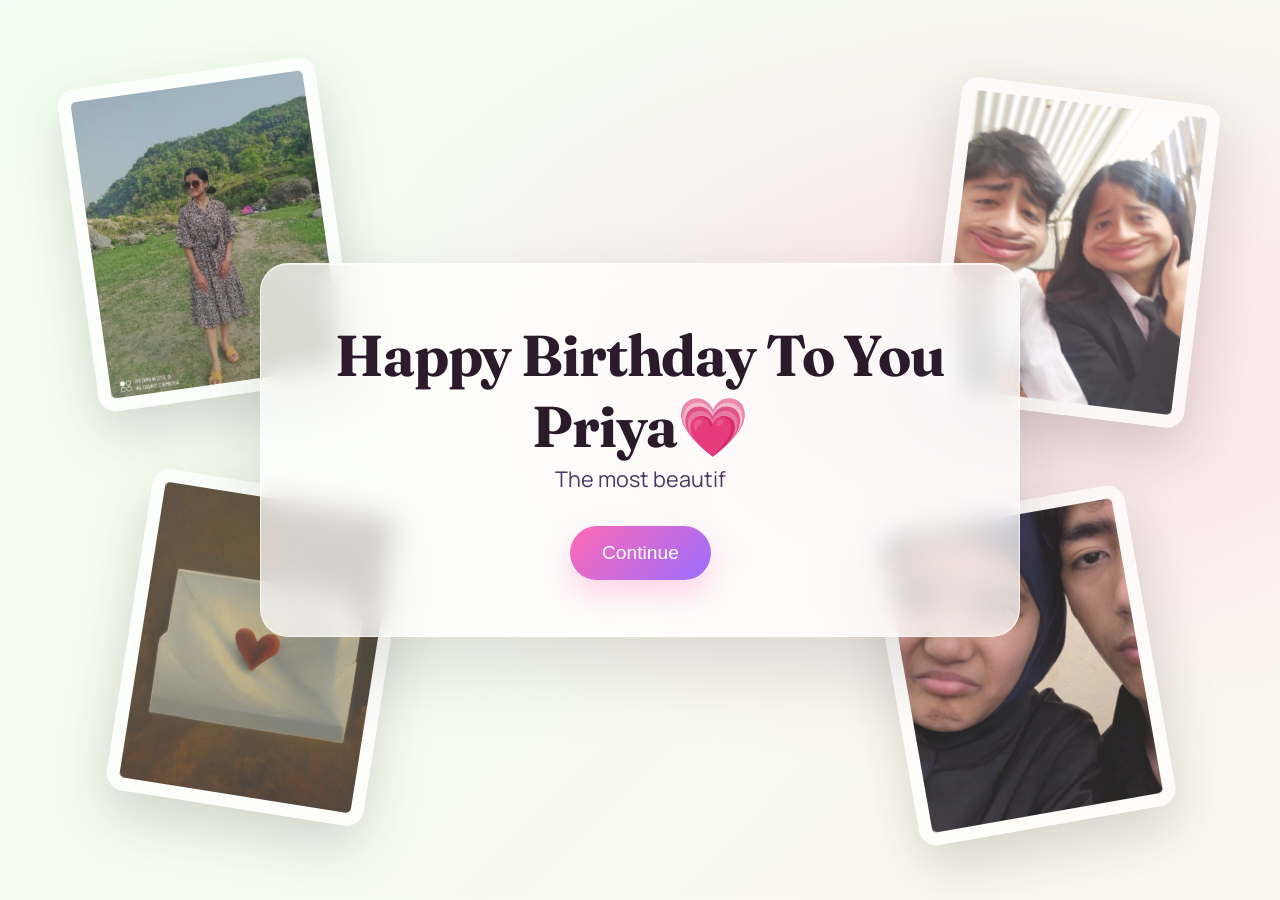
<file: index.html>
<!DOCTYPE html>
<html lang="en">
<head>
    <meta charset="UTF-8">
    <meta name="viewport" content="width=device-width, initial-scale=1.0">
    <title>Happy Birthday</title>
    <script src="https://cdnjs.cloudflare.com/ajax/libs/gsap/3.12.2/gsap.min.js"></script>
    <link rel="stylesheet" href="style.css">
    
</head>
<body>
    <div class="cursor"></div>
    <div class="bg-polaroids" aria-hidden="true">
        <img class="polaroid p1" src="./FB_IMG_1773400015230.jpg" alt="">
        <img class="polaroid p2" src="./IMG_20250419_122041_543.webp" alt="">
        <img class="polaroid p3" src="./PXL_20250715_231048779~3.jpg" alt="">
        <img class="polaroid p4" src="./PXL_20260311_073526669~2.jpg" alt="">
    </div>
    <div class="container">
        <h1>Happy Birthday To You Priya💗</h1>
        <div class="greeting"></div>
        <button class="cta-button">Continue</button>
    </div>

    <script src="script.js">
        
    </script>
</body>
</html>
</file>
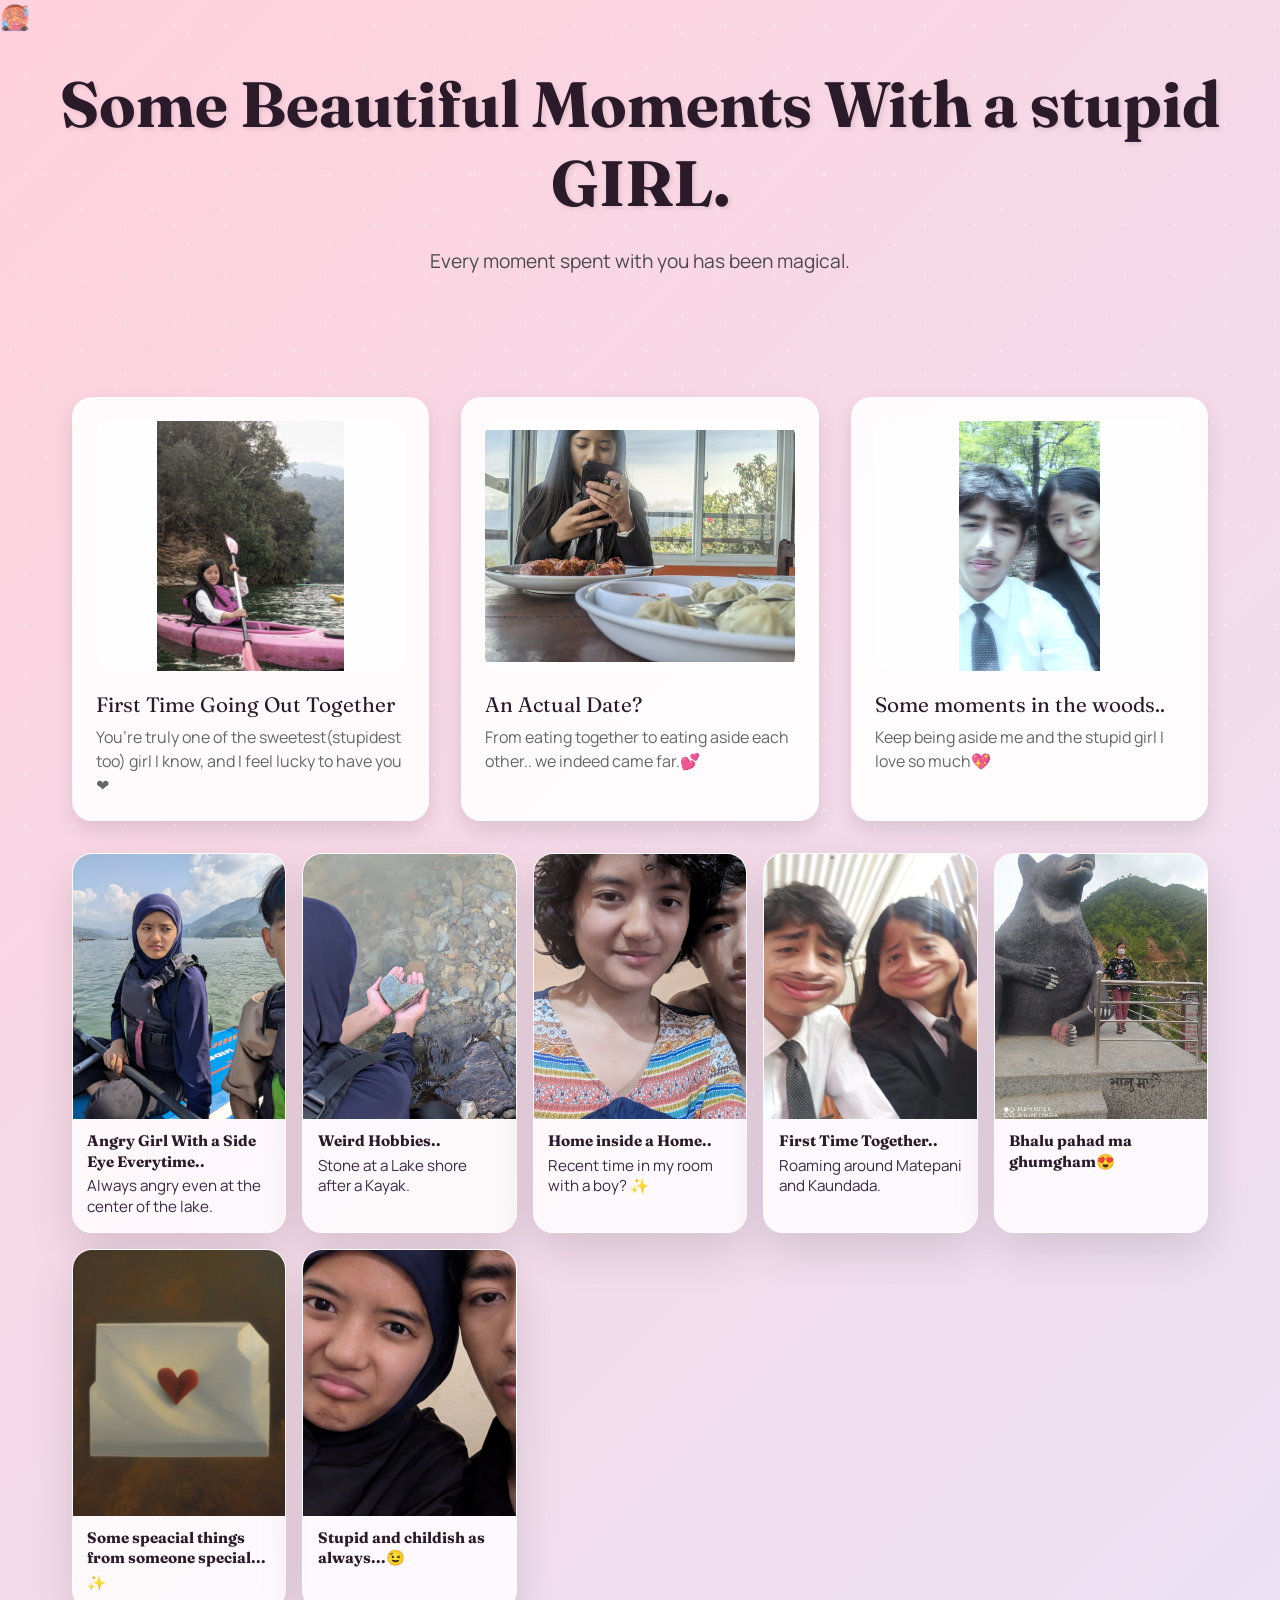
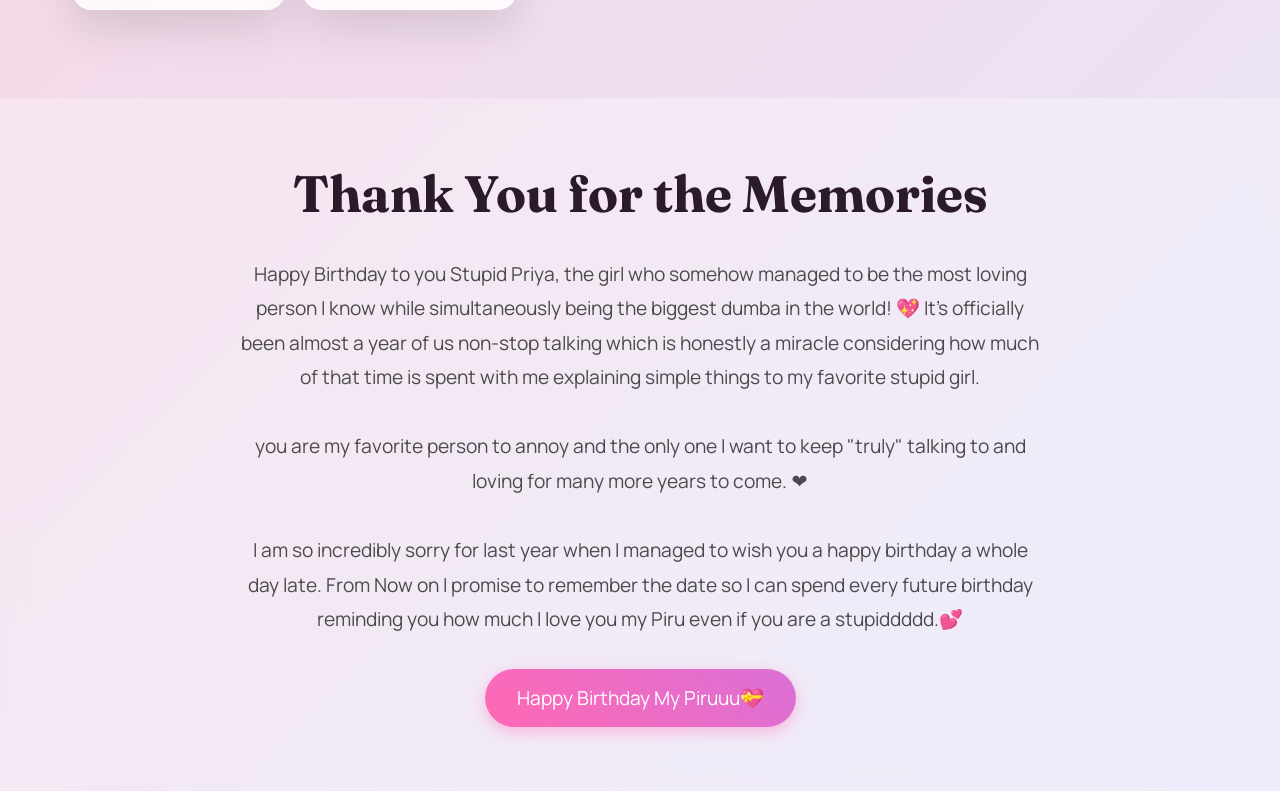
<file: last.html>
<!DOCTYPE html>
<html lang="en">

<head>
    <meta charset="UTF-8">
    <meta name="viewport" content="width=device-width, initial-scale=1.0">
    <title>Our Beautiful Memories ✨</title>
    <style>
        @import url('https://fonts.googleapis.com/css2?family=Fraunces:opsz,wght@9..144,500;9..144,700&family=Manrope:wght@400;600;700&display=swap');

        * {
            margin: 0;
            padding: 0;
            box-sizing: border-box;
        }

        body {
            min-height: 100vh;
            background: linear-gradient(135deg,
                    #ffd1dc 0%,
                    #e6e6fa 25%,
                    #ffefd5 50%,
                    #e6e6fa 75%,
                    #ffd1dc 100%);
            background-size: 400% 400%;
            animation: gradientFlow 15s ease infinite;
            font-family: 'Manrope', system-ui, -apple-system, Segoe UI, Roboto, Arial, sans-serif;
            overflow-x: hidden;
            color: #4a4a4a;
        }

        @keyframes gradientFlow {
            0% {
                background-position: 0% 50%;
            }

            50% {
                background-position: 100% 50%;
            }

            100% {
                background-position: 0% 50%;
            }
        }

        /* Enhanced Sparkle Effect */
        .magic-sparkles {
            position: fixed;
            top: 0;
            left: 0;
            width: 100%;
            height: 100%;
            pointer-events: none;
            z-index: 1;
        }

        .sparkle {
            position: absolute;
            width: 6px;
            height: 6px;
            border-radius: 50%;
            background-color: white;
            animation: twinkle var(--duration, 4s) ease-in-out infinite;
            opacity: 0;
        }

        @keyframes twinkle {

            0%,
            100% {
                opacity: 0;
                transform: scale(0.5);
            }

            50% {
                opacity: 0.8;
                transform: scale(1);
            }
        }

        /* Generate 50 sparkles with different positions and animations */
        .magic-sparkles::before,
        .magic-sparkles::after {
            content: '';
            position: absolute;
            width: 100%;
            height: 100%;
            background-image: radial-gradient(circle, white 1px, transparent 1px);
            background-size: 50px 50px;
            animation: sparkleLayer 8s linear infinite;
            opacity: 0.5;
        }

        .magic-sparkles::after {
            animation-delay: -4s;
            transform: rotate(45deg);
        }

        @keyframes sparkleLayer {
            0% {
                transform: translateY(0);
            }

            100% {
                transform: translateY(-50px);
            }
        }

        /* Floating Hearts */
        .floating-hearts {
            position: fixed;
            width: 100%;
            height: 100%;
            pointer-events: none;
            z-index: 2;
        }

        .heart {
            position: absolute;
            font-size: 1.5rem;
            color: rgba(255, 105, 180, 0.6);
            animation: floatHeart var(--float-duration, 6s) ease-in-out infinite;
            animation-delay: var(--delay, 0s);
        }

        @keyframes floatHeart {
            0% {
                transform: translate(0, 100vh) rotate(0deg);
            }

            100% {
                transform: translate(var(--translate-x, 0), -100vh) rotate(360deg);
            }
        }

        /* Welcome Section */
        .welcome {
            text-align: center;
            padding: 4rem 2rem;
            position: relative;
            z-index: 3;
        }

        .welcome h1 {
            font-family: 'Fraunces', serif;
            font-size: clamp(2.4rem, 5vw, 4.2rem);
            color: #2b1b2a;
            text-shadow: 2px 2px 4px rgba(0, 0, 0, 0.1);
            animation: fadeInScale 2s ease;
        }

        .welcome p {
            font-size: 1.2rem;
            max-width: 600px;
            margin: 1.5rem auto;
            line-height: 1.6;
            animation: fadeIn 2s ease 0.5s both;
        }

        /* Enhanced Memory Cards */
        .memory-container {
            max-width: 1200px;
            margin: 0 auto;
            padding: 2rem;
            display: grid;
            grid-template-columns: repeat(auto-fit, minmax(300px, 1fr));
            gap: 2rem;
            z-index: 3;
            position: relative;
        }

        .photo-mosaic {
            max-width: 1200px;
            margin: 0 auto;
            padding: 0 2rem 2.5rem;
            display: grid;
            grid-template-columns: repeat(auto-fit, minmax(180px, 1fr));
            gap: 1rem;
            position: relative;
            z-index: 3;
        }

        .photo-card {
            border-radius: 20px;
            background: rgba(255, 255, 255, 0.82);
            border: 1px solid rgba(255, 255, 255, 0.65);
            box-shadow: 0 18px 45px rgba(0, 0, 0, 0.12);
            overflow: hidden;
            transition: transform 0.35s ease, filter 0.35s ease, box-shadow 0.35s ease;
        }

        .photo-card:hover {
            transform: translateY(-6px) scale(1.01);
            box-shadow: 0 24px 60px rgba(0, 0, 0, 0.16);
            filter: saturate(1.05) contrast(1.02);
        }

        .photo-card img {
            width: 100%;
            aspect-ratio: 4 / 5;
            object-fit: cover;
            display: block;
            background: rgba(255, 255, 255, 0.6);
        }

        .photo-caption {
            padding: 0.75rem 0.9rem 0.95rem;
            font-size: 0.95rem;
            line-height: 1.35;
            color: #3a2a46;
        }

        .photo-caption strong {
            font-family: 'Fraunces', serif;
            font-weight: 700;
            display: block;
            color: #2b1b2a;
            margin-bottom: 0.25rem;
        }

        .memory-card {
            background: rgba(255, 255, 255, 0.9);
            border-radius: 20px;
            padding: 1.5rem;
            box-shadow: 0 10px 20px rgba(0, 0, 0, 0.1);
            transition: all 0.5s cubic-bezier(0.4, 0, 0.2, 1);
            position: relative;
            overflow: hidden;
        }

        .memory-card:hover {
            transform: translateY(-10px) scale(1.02);
            box-shadow: 0 15px 30px rgba(0, 0, 0, 0.15);
        }

        .memory-card::before {
            content: '';
            position: absolute;
            top: 0;
            left: 0;
            width: 100%;
            height: 100%;
            background: linear-gradient(45deg, transparent, rgba(255, 255, 255, 0.4), transparent);
            transform: translateX(-100%);
            transition: 0.5s;
        }

        .memory-card:hover::before {
            transform: translateX(100%);
        }

        .memory-img {
            width: 100%;
            height: 250px;
            object-fit: contain;
            background: rgba(255, 255, 255, 0.6);
            border-radius: 15px;
            margin-bottom: 1rem;
            transition: transform 0.5s ease;
        }

        .memory-card:hover .memory-img {
            transform: scale(1.05);
        }

        .memory-date {
            font-family: 'Fraunces', serif;
            color: #2b1b2a;
            font-size: 1.3rem;
            margin-bottom: 0.5rem;
        }

        .memory-caption {
            font-size: 1rem;
            line-height: 1.5;
            color: #666;
        }

        /* Final Message Section */
        .final-message {
            text-align: center;
            padding: 4rem 2rem;
            background: rgba(255, 255, 255, 0.3);
            backdrop-filter: blur(10px);
            margin-top: 3rem;
            position: relative;
            z-index: 3;
        }

        .final-message h2 {
            font-family: 'Fraunces', serif;
            font-size: clamp(2rem, 4vw, 3.2rem);
            color: #2b1b2a;
            margin-bottom: 2rem;
            animation: heartbeat 2s infinite;
        }

        @keyframes heartbeat {

            0%,
            100% {
                transform: scale(1);
            }

            50% {
                transform: scale(1.1);
            }
        }

        .final-message p {
            font-size: 1.2rem;
            max-width: 800px;
            margin: 0 auto 2rem;
            line-height: 1.8;
        }

        .goodbye-btn {
            display: inline-block;
            padding: 1rem 2rem;
            font-size: 1.2rem;
            background: linear-gradient(45deg, #ff69b4, #da70d6);
            color: white;
            border: none;
            border-radius: 50px;
            cursor: pointer;
            text-decoration: none;
            transition: all 0.3s ease;
            box-shadow: 0 5px 15px rgba(255, 105, 180, 0.4);
            animation: float 3s infinite ease-in-out;
        }

        .goodbye-btn:hover {
            transform: translateY(-5px);
            box-shadow: 0 8px 20px rgba(255, 105, 180, 0.6);
        }

        @keyframes float {

            0%,
            100% {
                transform: translateY(0);
            }

            50% {
                transform: translateY(-10px);
            }
        }

        /* Animations */
        @keyframes fadeInScale {
            0% {
                opacity: 0;
                transform: scale(0.8);
            }

            100% {
                opacity: 1;
                transform: scale(1);
            }
        }

        @keyframes fadeIn {
            0% {
                opacity: 0;
            }

            100% {
                opacity: 1;
            }
        }

        /* Generate Hearts */
        .js-generate-hearts {
            position: fixed;
            width: 100%;
            height: 100%;
            pointer-events: none;
            z-index: 2;
        }

        /* Custom Scrollbar */
        ::-webkit-scrollbar {
            width: 12px;
        }

        ::-webkit-scrollbar-track {
            background: rgba(255, 255, 255, 0.4);
        }

        ::-webkit-scrollbar-thumb {
            background: linear-gradient(45deg, #ff69b4, #da70d6);
            border-radius: 6px;
        }

        /* Responsive Design */
        @media (max-width: 768px) {
            .welcome h1 {
                font-size: 3rem;
            }

            .memory-container {
                grid-template-columns: 1fr;
            }

            .final-message h2 {
                font-size: 2.5rem;
            }

            .photo-mosaic {
                padding: 0 1.25rem 2rem;
                grid-template-columns: repeat(2, 1fr);
            }
        }
    </style>
</head>

<body>
    <div class="magic-sparkles"></div>
    <div class="floating-hearts">
        <!-- Hearts will be generated via CSS -->
        <div class="heart" style="--float-duration: 6s; --delay: 0s; --translate-x: 20px;">🧕</div>
        <div class="heart" style="--float-duration: 8s; --delay: 1s; --translate-x: -30px;">👧🏻</div>
        <div class="heart" style="--float-duration: 7s; --delay: 2s; --translate-x: 40px;">🍜</div>
        <div class="heart" style="--float-duration: 9s; --delay: 3s; --translate-x: -20px;">🥵</div>
        <div class="heart" style="--float-duration: 5s; --delay: 4s; --translate-x: 30px;">🧠</div>
    </div>

    <section class="welcome">
        <h1>Some Beautiful Moments With a stupid GIRL.</h1>
        <p>Every moment spent with you has been magical.</p>
    </section>

    <div class="memory-container">
        <div class="memory-card">
            <img src="./PXL_20250312_142801087.jpg" alt="First Date" class="memory-img">
            <div class="memory-date">First Time Going Out Together</div>
            <div class="memory-caption">You’re truly one of the sweetest(stupidest too) girl I know, and I feel lucky to have you❤️</div>
        </div>
        <div class="memory-card">
            <img src="./PXL_20250412_1223159880.jpg" alt="Beach Day" class="memory-img">
            <div class="memory-date">An Actual Date?</div>
            <div class="memory-caption">From eating together to eating aside each other.. we indeed came far.💕</div>
        </div>
        <div class="memory-card">
            <img src="./IMG_20250419_131625_258.webp" alt="Movie Night" class="memory-img">
            <div class="memory-date">Some moments in the woods..</div>
            <div class="memory-caption">Keep being aside me and the stupid girl I love so much💖</div>
        </div>

    </div>

    <div class="photo-mosaic" aria-hidden="true">
        <div class="photo-card">
            <img src="./PXL_20251025_071159906.MP.jpg" alt="">
            <div class="photo-caption"><strong>Angry Girl With a Side Eye Everytime..</strong>Always angry even at the center of the lake.</div>
        </div>
        <div class="photo-card">
            <img src="./PXL_20251025_083645585.jpg" alt="">
            <div class="photo-caption"><strong>Weird Hobbies..</strong>Stone at a Lake shore after a Kayak.</div>
        </div>
        <div class="photo-card">
            <img src="./PXL_20260314_093806962~2.jpg" alt="">
            <div class="photo-caption"><strong>Home inside a Home..</strong>Recent time in my room with a boy? ✨</div>
        </div>
        <div class="photo-card">
            <img src="./IMG_20250419_122041_543.webp" alt="">
            <div class="photo-caption"><strong>First Time Together..</strong>Roaming around Matepani and Kaundada.</div>
        </div>
        <div class="photo-card">
            <img src="./bhalupahad.jpg" alt="">
            <div class="photo-caption"><strong>Bhalu pahad ma ghumgham😍</strong></div>
        </div>
        <div class="photo-card">
            <img src="./PXL_20250715_231048779~3.jpg" alt="">
            <div class="photo-caption"><strong>Some speacial things from someone special...</strong>✨</div>
        </div>
        <div class="photo-card">
            <img src="./PXL_20260311_073526669~2.jpg" alt="">
            <div class="photo-caption"><strong>Stupid and childish as always...😉</strong></div>
        </div>
    </div>

    <section class="final-message">
        <h2>Thank You for the Memories</h2>
        <p>Happy Birthday to you Stupid Priya, the girl who somehow managed to be the most loving person I know while simultaneously being the biggest dumba in the world! 💖
             It’s officially been almost a year of us non-stop talking
             which is honestly a miracle considering how much of that time is spent with me explaining simple things to my favorite stupid girl.
             <br><br>you are my favorite person to annoy and the only one I want to keep "truly" talking to and loving  for many more years to come. ❤️
             <br><br>

            I am so incredibly sorry for last year when I managed to wish you a happy birthday a whole day late. From Now on I promise to remember the date so I can spend every future birthday reminding you how much I love you my Piru even if you are a stupiddddd.💕</p>
        <a href="#" class="goodbye-btn">Happy Birthday My Piruuu💝</a>
    </section>
</body>

</html>
</file>
<file: style.css>
@import url('https://fonts.googleapis.com/css2?family=Fraunces:opsz,wght@9..144,500;9..144,700&family=Manrope:wght@400;600;700&display=swap');

* {
    margin: 0;
    padding: 0;
    box-sizing: border-box;
    cursor: auto;
}

body {
    min-height: 100vh;
    display: flex;
    flex-direction: column;
    align-items: center;
    justify-content: center;
    background:
        radial-gradient(1200px 700px at 20% 10%, rgba(255, 105, 180, 0.18), transparent 60%),
        radial-gradient(900px 600px at 85% 30%, rgba(155, 109, 255, 0.16), transparent 55%),
        radial-gradient(900px 700px at 40% 95%, rgba(255, 153, 204, 0.12), transparent 55%),
        linear-gradient(-45deg, #fff1f7, #eef7ff, #fff6ee, #f3fff2);
    background-size: 400% 400%;
    animation: gradientBG 15s ease infinite;
    font-family: 'Manrope', system-ui, -apple-system, Segoe UI, Roboto, Arial, sans-serif;
    overflow: hidden;
    position: relative;
}

.bg-polaroids {
    position: absolute;
    inset: 0;
    z-index: 0;
    pointer-events: none;
}

.polaroid {
    position: absolute;
    width: clamp(160px, 22vw, 260px);
    aspect-ratio: 4 / 5;
    object-fit: cover;
    border-radius: 18px;
    padding: 12px;
    background: rgba(255, 255, 255, 0.8);
    box-shadow: 0 22px 55px rgba(0, 0, 0, 0.18);
    border: 1px solid rgba(255, 255, 255, 0.65);
    filter: saturate(1.05) contrast(1.02);
    transform-origin: center;
    will-change: transform;
    opacity: 0.85;
}

.polaroid.p1 { top: 8%; left: 6%; transform: rotate(-8deg); }
.polaroid.p2 { top: 10%; right: 6%; transform: rotate(7deg); }
.polaroid.p3 { bottom: 10%; left: 10%; transform: rotate(9deg); }
.polaroid.p4 { bottom: 8%; right: 10%; transform: rotate(-10deg); }

.polaroid::after {
    content: "";
    position: absolute;
    inset: 0;
    border-radius: 18px;
    background: radial-gradient(600px 260px at 20% 10%, rgba(255, 105, 180, 0.18), transparent 60%);
    pointer-events: none;
}

.container {
    text-align: center;
    z-index: 1;
    width: min(760px, calc(100vw - 2.5rem));
    padding: 2.25rem 2rem;
    border-radius: 28px;
    background: rgba(255, 255, 255, 0.72);
    backdrop-filter: blur(14px);
    box-shadow:
        0 30px 80px rgba(0, 0, 0, 0.12),
        inset 0 1px 0 rgba(255, 255, 255, 0.6);
    border: 1px solid rgba(255, 255, 255, 0.65);
}

.cursor {
    display: none;
    width: 20px;
    height: 20px;
    background: linear-gradient(45deg, #ff69b4, #9b6dff);
    border-radius: 50%;
    position: fixed;
    pointer-events: none;
    mix-blend-mode: difference;
    transform: translate3d(-50%, -50%, 0);
    will-change: transform;
}

h1 {
    font-family: 'Fraunces', serif;
    font-size: clamp(2.1rem, 5vw, 3.6rem);
    color: #2b1b2a;
    letter-spacing: -0.02em;
    margin-bottom: 1.4rem;
    opacity: 0;
}

.greeting {
    font-size: clamp(1.05rem, 2.2vw, 1.35rem);
    color: #4a3560;
    margin-bottom: 2.4rem;
    min-height: 2em;
}

.cta-button {
    padding: 1rem 2rem;
    font-size: 1.2rem;
    background: linear-gradient(135deg, #ff69b4, #9b6dff);
    border: none;
    border-radius: 50px;
    color: white;
    cursor: pointer;
    box-shadow: 0 14px 30px rgba(255, 105, 180, 0.28);
    transition: transform 0.25s ease, box-shadow 0.25s ease, filter 0.25s ease;
    will-change: transform;
    opacity: 0;
}

.cta-button:hover {
    transform: scale(1.1);
    box-shadow: 0 18px 40px rgba(155, 109, 255, 0.35);
    filter: saturate(1.05) contrast(1.02);
}

.floating {
    position: absolute;
    pointer-events: none;
    opacity: 0;
    filter: drop-shadow(0 10px 18px rgba(0, 0, 0, 0.12));
}

@keyframes gradientBG {
    0% { background-position: 0% 50%; }
    50% { background-position: 100% 50%; }
    100% { background-position: 0% 50%; }
}

@media (max-width: 768px) {
    .container { padding: 1.6rem 1.2rem; border-radius: 22px; }
    .cta-button { font-size: 1rem; padding: 0.95rem 1.4rem; }
    .polaroid { opacity: 0.7; width: clamp(140px, 34vw, 210px); }
    .polaroid.p2 { top: 58%; right: 6%; }
}
</file>
